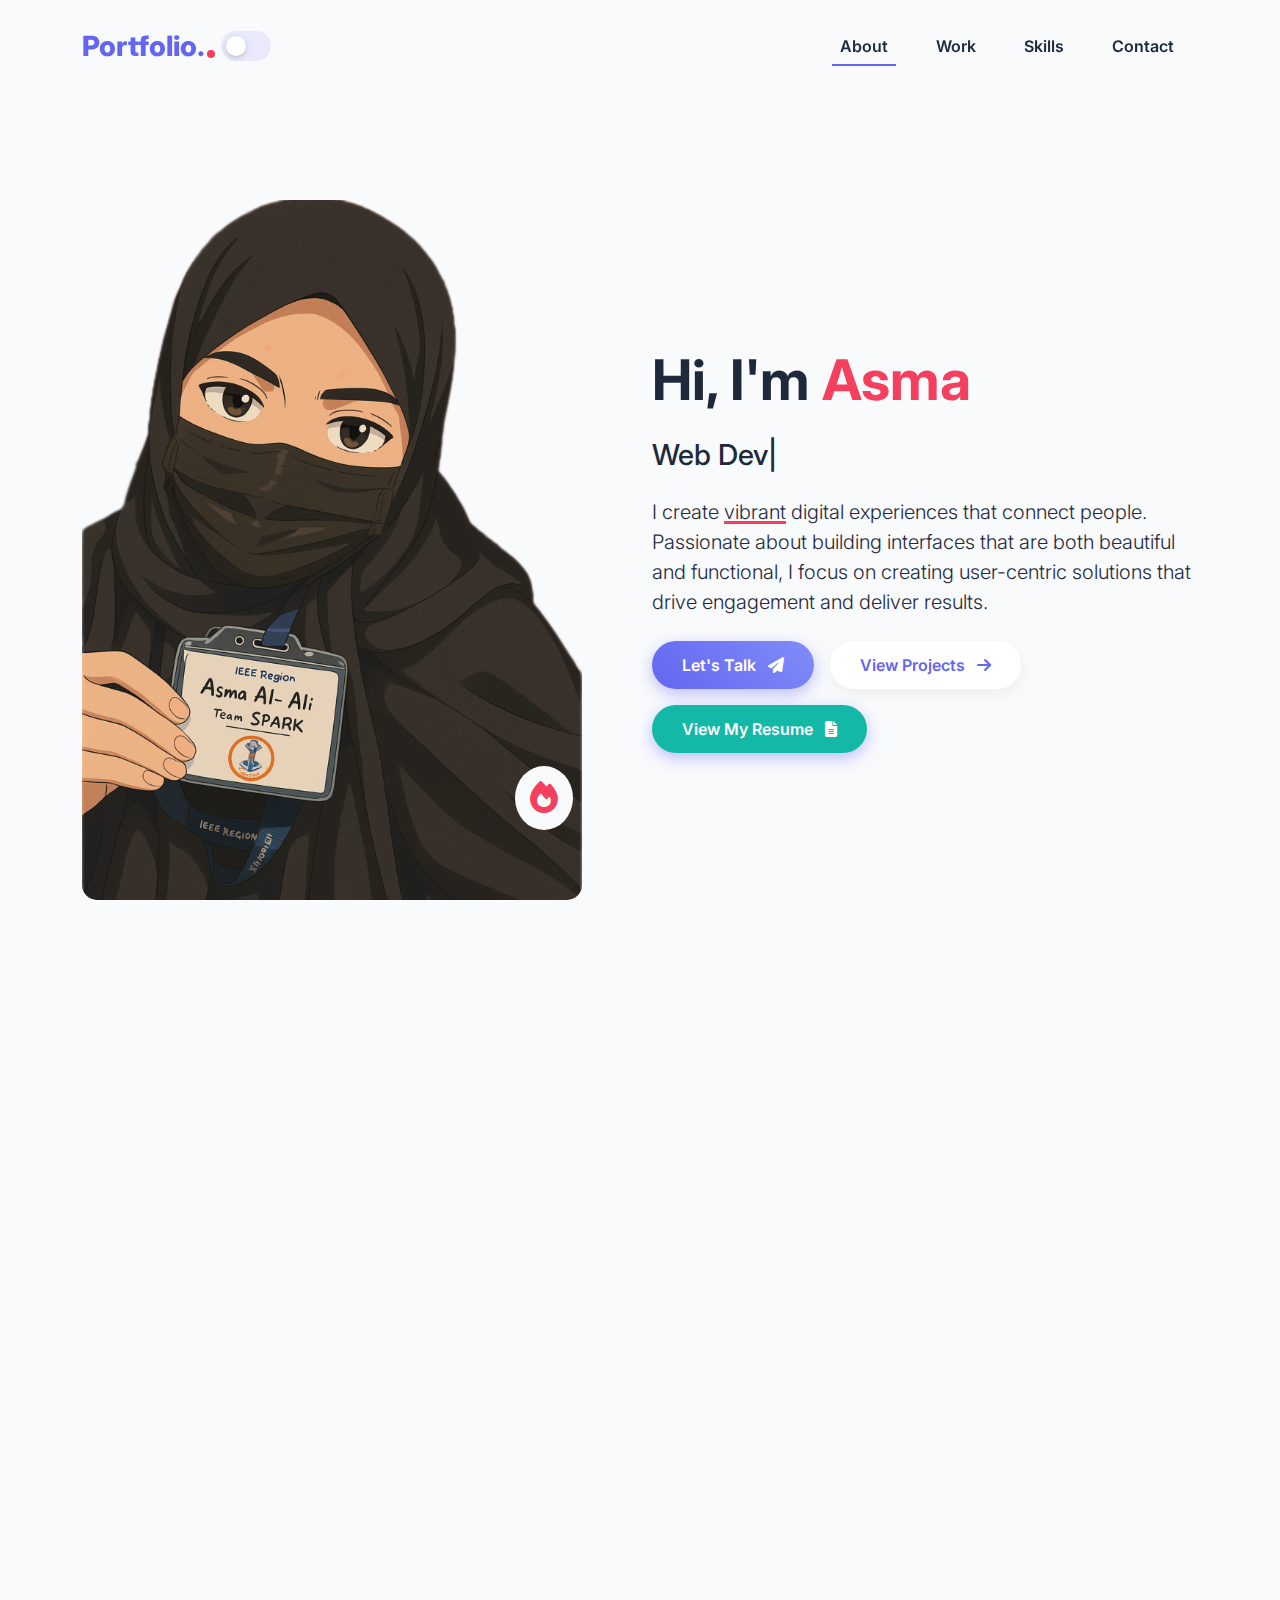
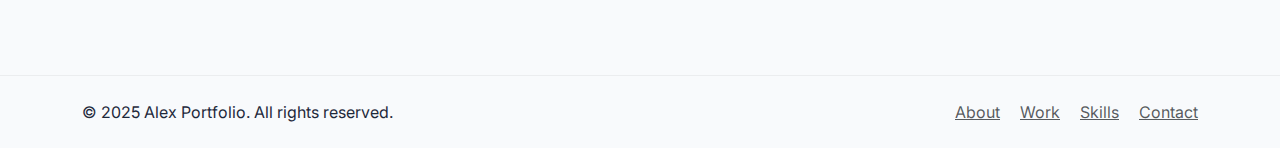
<file: index.html>
<!DOCTYPE html>
<html lang="en">
<head>
  <meta charset="UTF-8">
  <meta name="viewport" content="width=device-width, initial-scale=1.0">
  <title>Asma | Frontend Developer & UI/UX Designer</title>
  <meta name="description" content="Asma - Frontend Developer and UI/UX Designer specializing in creating vibrant digital experiences that connect people">
  <link rel="preconnect" href="https://fonts.googleapis.com">
  <link rel="preconnect" href="https://fonts.gstatic.com" crossorigin>
  <link href="https://fonts.googleapis.com/css2?family=Inter:wght@400;500;600;700;800&display=swap" rel="stylesheet">
  <link href="https://cdn.jsdelivr.net/npm/bootstrap@5.3.0-alpha1/dist/css/bootstrap.min.css" rel="stylesheet">
  <link rel="stylesheet" href="https://cdnjs.cloudflare.com/ajax/libs/font-awesome/6.1.1/css/all.min.css">
  <link rel="stylesheet" href="cssproto.css">
</head>
<body>
  <!-- Preloader -->
  <div class="preloader">
    <div class="loader"></div>
  </div>

  <!-- Navbar -->
  <nav class="navbar navbar-expand-lg navbar-light fixed-top bg-transparent">
    <div class="container">
      <a class="navbar-brand" href="#home"><span>Portfolio.</span></a>
      <div class="theme-toggle ms-auto me-3" id="themeToggle">
        <div class="toggle-circle"></div>
      </div>
      <button class="navbar-toggler" type="button" data-bs-toggle="collapse" data-bs-target="#navbarNav"
        aria-controls="navbarNav" aria-expanded="false" aria-label="Toggle navigation">
        <span class="navbar-toggler-icon"></span>
      </button>
      <div class="collapse navbar-collapse" id="navbarNav">
        <ul class="navbar-nav ms-auto">
          <li class="nav-item">
            <a class="nav-link active mx-2" href="#about">About</a>
          </li>
          <li class="nav-item">
            <a class="nav-link mx-2" href="#work">Work</a>
          </li>
          <li class="nav-item">
            <a class="nav-link mx-2" href="#skills">Skills</a>
          </li>
          <!-- <li class="nav-item">
            <a class="nav-link mx-2" href="#testimonials">Testimonials</a>
          </li> -->
          <li class="nav-item">
            <a class="nav-link mx-2" href="#contact">Contact</a>
          </li>
        </ul>
      </div>
    </div>
  </nav>

  <div class="content-container">
    <!-- About Me Section -->
    <section id="about" class="fade-in">
      <div class="container">
        <div class="row align-items-center">
          <div class="col-lg-6 mb-5 mb-lg-0">
            <div class="position-relative">
              <img src="photo-output.PNG" alt="Profile" 
                style="width: 500px; height: 700px; object-fit: cover; border-radius: 15px; transition: transform 0.3s ease;">
              <div class="position-absolute"
                style="bottom: 10%; right: 10%; background: var(--light); padding: 15px; border-radius: 50%; z-index: 1;">
                <i class="fas fa-fire" style="font-size: 2rem; color: var(--accent);"></i>
              </div>
            </div>
          </div>
          <div class="col-lg-6">
            <h1 class="display-4 fw-bold mb-4">
              Hi, I'm <span style="color: var(--accent);">Asma</span>
            </h1>
            <h2 class="mb-4 typing" style="font-size: 1.8rem;" id="typingText">
              Web Developer & UI/UX Designer
            </h2>
            <p class="lead mb-4">
              I create <span
                style="text-decoration: underline; text-decoration-color: var(--accent); text-decoration-thickness: 3px;">vibrant</span>
              digital experiences that connect people.
              Passionate about building interfaces that are both beautiful and functional, I focus on creating user-centric solutions that drive engagement and deliver results.
            </p>
            <div class="d-flex flex-wrap gap-3">
              <a href="#contact" class="custom-btn">Let's Talk <span><i class="fas fa-paper-plane"></i></span></a>
              <a href="#work" class="custom-btn" style="background: white; color: var(--primary); box-shadow: 0 5px 15px rgba(0, 0, 0, 0.05);">
                View Projects <span><i class="fas fa-arrow-right"></i></span>
              </a>
              <a href="AsmaCV's.pdf" target="_blank" class="custom-btn" style="background: var(--secondary); color: white;">
                View My Resume <span><i class="fas fa-file-alt"></i></span>
              </a>
            </div>
          </div>
        </div>
      </div>
    </section>

    <!-- My Work Section -->
    <section id="work" class="bg-alternate fade-in">
      <div class="container">
        <h2 class="section-title mb-5">
          <span class="emoji"><i class="fas fa-briefcase"></i></span>
          My Projects
        </h2>
        <div class="mb-5">
          <button class="filter-btn active" data-filter="all">All</button>
          <!-- <button class="filter-btn" data-filter="web">Web</button>
          <button class="filter-btn" data-filter="ui">UI/UX</button>
          <button class="filter-btn" data-filter="mobile">Mobile</button> -->
        </div>
        <div class="row project-container">
          <!-- Project 1 -->
          <div class="col-lg-6 mb-4 project-item" data-category="smart-systems">
            <div class="custom-card h-100">
              <div class="project-card mb-3">
                <span class="project-category">Smart Systems</span>
                <!-- <img src="https://via.placeholder.com/400x300" alt="Campus Twin System" class="project-img"> -->
                <div class="project-overlay">
                  <div class="text-center text-white">
                    <h5 class="mb-2">View Project</h5>
                    <i class="fas fa-external-link-alt"></i>
                  </div>
                </div>
              </div>
              <div class="d-flex justify-content-between align-items-center">
                <div>
                  <h4>Campus Twin</h4>
                  <p class="text-muted mb-0">Smart monitoring and reporting system for university resources</p>
                </div>
                <a href="Campus Twin (2).pdf" class="btn btn-light rounded-circle" style="width: 40px; height: 40px; display: flex; align-items: center; justify-content: center; box-shadow: 0 3px 10px rgba(0,0,0,0.1);">
                  <i class="fas fa-arrow-right"></i>
                </a>
              </div>
            </div>
          </div>

          <!-- Project 2 -->
          <!-- كُتِب (KUTIB) Project -->
<div class="col-lg-6 mb-4 project-item" data-category="ai-content">
  <div class="custom-card h-100">
    <div class="project-card mb-3">
      <span class="project-category">AI Content Creation</span>
      <!-- <img src="https://via.placeholder.com/400x300" alt="كُتِب (KUTIB) Platform" class="project-img"> -->
      <div class="project-overlay">
        <div class="text-center text-white">
          <h5 class="mb-2">View Project</h5>
          <i class="fas fa-external-link-alt"></i>
        </div>
      </div>
    </div>
    <div class="d-flex justify-content-between align-items-center">
      <div>
        <h4>كُتِب (KUTIB)</h4>
        <p class="text-muted mb-0">AI-powered content creation for e-commerce</p>
      </div>
      <a href="هاكاثون قوقل.pdf" class="btn btn-light rounded-circle" style="width: 40px; height: 40px; display: flex; align-items: center; justify-content: center; box-shadow: 0 3px 10px rgba(0,0,0,0.1);">
        <i class="fas fa-arrow-right"></i>
      </a>
    </div>
  </div>
</div>

          
<!-- Project 5 (PrimeX) -->
<div class="col-lg-6 mb-4 project-item" data-category="mobile">
  <div class="custom-card h-100">
    <div class="project-card mb-3">
      <span class="project-category">Mobile Development</span>
      <!-- <img src="https://via.placeholder.com/400x300" alt="PrimeX App" class="project-img"> -->
      <div class="project-overlay">
        <div class="text-center text-white">
          <h5 class="mb-2">View Project</h5>
          <i class="fas fa-external-link-alt"></i>
        </div>
      </div>
    </div>
    <div class="d-flex justify-content-between align-items-center">
      <div>
        <h4>PrimeX Delivery Solution</h4>
        <p class="text-muted mb-0">Smart logistics app for Amazon delivery associates</p>
      </div>
      <a href="BUSINESS Case 3 (3).pdf" class="btn btn-light rounded-circle"
        style="width: 40px; height: 40px; display: flex; align-items: center; justify-content: center; box-shadow: 0 3px 10px rgba(0,0,0,0.1);">
        <i class="fas fa-arrow-right"></i>
      </a>
    </div>
  </div>
</div>

          <!-- Project 4 -->
          <div class="col-lg-6 mb-4 project-item" data-category="mobile">
            <div class="custom-card h-100">
              <div class="project-card mb-3">
                <span class="project-category">Mobile Development</span>
                <!-- <img src="https://via.placeholder.com/400x300" alt="Find My Bag App" class="project-img"> -->
                <div class="project-overlay">
                  <div class="text-center text-white">
                    <h5 class="mb-2">View Project</h5>
                    <i class="fas fa-external-link-alt"></i>
                  </div>
                </div>
              </div>
              <div class="d-flex justify-content-between align-items-center">
                <div>
                  <h4>Find My Bag</h4>
                  <p class="text-muted mb-0">Luggage tracking solution for Hajj pilgrims</p>
                </div>
                <a href="عرض تحدي الحج والعمرة.pdf" class="btn btn-light rounded-circle"
                  style="width: 40px; height: 40px; display: flex; align-items: center; justify-content: center; box-shadow: 0 3px 10px rgba(0,0,0,0.1);">
                  <i class="fas fa-arrow-right"></i>
                </a>
              </div>
            </div>
          </div>
    </section>

    <!-- Skills Section -->
    <section id="skills" class="fade-in">
      <div class="container">
        <h2 class="section-title mb-5">
          <span class="emoji"><i class="fas fa-code"></i></span>
          My Skills
        </h2>
        <div class="row g-4">
          <!-- Frontend Development -->
          <div class="col-lg-4 col-md-6">
            <div class="custom-card">
              <div class="d-flex align-items-center mb-4">
                <div class="project-icon">
                  <i class="fas fa-laptop-code text-primary"></i>
                </div>
                <h4 class="ms-3 mb-0">Frontend</h4>
              </div>
              <div class="mb-4">
                <div class="d-flex justify-content-between mb-1">
                  <span>HTML/CSS</span>
                  <span>100%</span>
                </div>
                <div class="progress">
                  <div class="progress-bar" role="progressbar" style="width: 100%" aria-valuenow="95" aria-valuemin="0"
                    aria-valuemax="100"></div>
                </div>
              </div>
              <div class="mb-4">
                <div class="d-flex justify-content-between mb-1">
                  <span>JavaScript</span>
                  <span>90%</span>
                </div>
                <div class="progress">
                  <div class="progress-bar" role="progressbar" style="width: 90%" aria-valuenow="90" aria-valuemin="0"
                    aria-valuemax="100"></div>
                </div>
              </div>
              <div class="mb-4">
                <div class="d-flex justify-content-between mb-1">
                  <span>React</span>
                  <span>20%</span>
                </div>
                <div class="progress">
                  <div class="progress-bar" role="progressbar" style="width: 20%" aria-valuenow="85" aria-valuemin="0"
                    aria-valuemax="100"></div>
                </div>
              </div>
              <div>
                <!-- <div class="d-flex justify-content-between mb-1">
                  <span>Vue.js</span>
                  <span>75%</span>
                </div> -->
                <!-- <div class="progress">
                  <div class="progress-bar" role="progressbar" style="width: 75%" aria-valuenow="75" aria-valuemin="0"
                    aria-valuemax="100"></div>
                </div> -->
              </div>
            </div>
          </div>

          <!-- UI/UX Design -->
          <div class="col-lg-4 col-md-6">
            <div class="custom-card">
              <div class="d-flex align-items-center mb-4">
                <div class="project-icon">
                  <i class="fas fa-paint-brush text-primary"></i>
                </div>
                <h4 class="ms-3 mb-0">UI/UX Design</h4>
              </div>
              <div class="mb-4">
                <div class="d-flex justify-content-between mb-1">
                  <span>Figma</span>
                  <span>90%</span>
                </div>
                <div class="progress">
                  <div class="progress-bar" role="progressbar" style="width: 90%" aria-valuenow="90" aria-valuemin="0"
                    aria-valuemax="100"></div>
                </div>
              </div>
              <div class="mb-4">
                <div class="d-flex justify-content-between mb-1">
                  <span>canva</span>
                  <span>85%</span>
                </div>
                <div class="progress">
                  <div class="progress-bar" role="progressbar" style="width: 85%" aria-valuenow="85" aria-valuemin="0"
                    aria-valuemax="100"></div>
                </div>
              </div>
              <div class="mb-4">
                <div class="d-flex justify-content-between mb-1">
                  <span>Photoshop</span>
                  <span>30%</span>
                </div>
                <div class="progress">
                  <div class="progress-bar" role="progressbar" style="width: 30%" aria-valuenow="80" aria-valuemin="0"
                    aria-valuemax="100"></div>
                </div>
              </div>
              <div>
                <!-- <div class="d-flex justify-content-between mb-1">
                  <span>Illustrator</span>
                  <span>75%</span>
                </div>
                <div class="progress">
                  <div class="progress-bar" role="progressbar" style="width: 75%" aria-valuenow="75" aria-valuemin="0"
                    aria-valuemax="100"></div>
                </div> -->
              </div>
            </div>
          </div>

          <!-- Backend Skills -->
          <div class="col-lg-4 col-md-6">
            <div class="custom-card">
              <div class="d-flex align-items-center mb-4">
                <div class="project-icon">
                  <i class="fas fa-server text-primary"></i>
                </div>
                <h4 class="ms-3 mb-0">Backend</h4>
              </div>
              <div class="mb-4">
                <div class="d-flex justify-content-between mb-1">
                  <span>C++</span>
                  <span>80%</span>
                </div>
                <div class="progress">
                  <div class="progress-bar" role="progressbar" style="width: 80%" aria-valuenow="80" aria-valuemin="0"
                    aria-valuemax="100"></div>
                </div>
              </div>
              <div class="mb-4">
                <div class="d-flex justify-content-between mb-1">
                  <span>Java</span>
                  <span>90%</span>
                </div>
                <div class="progress">
                  <div class="progress-bar" role="progressbar" style="width: 90%" aria-valuenow="75" aria-valuemin="0"
                    aria-valuemax="100"></div>
                </div>
              </div>
              <div class="mb-4">
                <div class="d-flex justify-content-between mb-1">
                  <span>SQL</span>
                  <span>70%</span>
                </div>
                <div class="progress">
                  <div class="progress-bar" role="progressbar" style="width: 70%" aria-valuenow="70" aria-valuemin="0"
                    aria-valuemax="100"></div>
                </div>
              </div>
              <div>
                <div class="d-flex justify-content-between mb-1">
                  <span>PHP</span>
                  <span>85%</span>
                </div>
                <div class="progress">
                  <div class="progress-bar" role="progressbar" style="width: 85%" aria-valuenow="85" aria-valuemin="0"
                    aria-valuemax="100"></div>
                </div>
              </div>
            </div>
          </div>
        </div>
      </div>
    </section>

    <!-- Testimonials Section
    <section id="testimonials" class="bg-alternate fade-in">
      <div class="container">
        <h2 class="section-title mb-5">
          <span class="emoji"><i class="fas fa-comment-dots"></i></span>
          Testimonials
        </h2>
        <div class="row">
          <div class="col-md-6 mb-4">
            <div class="testimonial-card">
              <p class="mb-4">
                "Alex created a stunning website for our business that perfectly captures our brand's essence. The attention to detail and user experience is exceptional."
              </p>
              <div class="d-flex align-items-center">
                <img src="https://via.placeholder.com/60x60" alt="Client" class="client-image">
                <div class="ms-3">
                  <h5 class="mb-0">Sarah Johnson</h5>
                  <p class="text-muted mb-0">CEO at TechStart</p>
                </div>
              </div>
            </div>
          </div>
          <div class="col-md-6 mb-4">
            <div class="testimonial-card">
              <p class="mb-4">
                "Working with Alex was a breeze. They understood our requirements immediately and delivered a product that exceeded our expectations. I would highly recommend their services."
              </p>
              <div class="d-flex align-items-center">
                <img src="https://via.placeholder.com/60x60" alt="Client" class="client-image">
                <div class="ms-3">
                  <h5 class="mb-0">David Chen</h5>
                  <p class="text-muted mb-0">Founder of DesignLab</p>
                </div>
              </div>
            </div>
          </div>
          <div class="col-md-6 mb-4">
            <div class="testimonial-card">
              <p class="mb-4">
                "Alex's creative thinking and problem-solving abilities made our app development process smooth and efficient. The final product is both visually appealing and highly functional."
              </p>
              <div class="d-flex align-items-center">
                <img src="https://via.placeholder.com/60x60" alt="Client" class="client-image">
                <div class="ms-3">
                  <h5 class="mb-0">Emily Roberts</h5>
                  <p class="text-muted mb-0">Marketing Director</p>
                </div>
              </div>
            </div>
          </div>
          <div class="col-md-6 mb-4">
            <div class="testimonial-card">
              <p class="mb-4">
                "I've worked with many developers, but Alex stands out for their ability to combine technical expertise with artistic vision. They delivered our project on time and on budget."
              </p>
              <div class="d-flex align-items-center">
                <img src="https://via.placeholder.com/60x60" alt="Client" class="client-image">
                <div class="ms-3">
                  <h5 class="mb-0">Michael Thompson</h5>
                  <p class="text-muted mb-0">Product Manager</p>
                </div>
              </div>
            </div>
          </div>
        </div>
      </div>
    </section> -->

    <!-- Contact Section -->
    <section id="contact" class="fade-in">
      <div class="container">
        <h2 class="section-title mb-5">
          <span class="emoji"><i class="fas fa-envelope"></i></span>
          Get In Touch
        </h2>
        <div class="row gy-4">
          <div class="col-lg-5 mb-5 mb-lg-0">
            <div class="mb-5">
              <p class="lead mb-4">Let's create something amazing together. Feel free to contact me for any project or collaboration.</p>
              <div class="d-flex contact-item align-items-center mb-3">
                <div class="contact-icon">
                  <i class="fas fa-envelope"></i>
                </div>
                <div>
                  <h5 class="mb-0">Email</h5>
                  <p class="mb-0 text-muted">asmaa.alsakkaf@gmail.com</p>
                </div>
              </div>
              <div class="d-flex contact-item align-items-center mb-3">
                <div class="contact-icon">
                  <i class="fas fa-phone"></i>
                </div>
                <div>
                  <h5 class="mb-0">Phone</h5>
                  <p class="mb-0 text-muted">+966 54 024 7573</p>
                </div>
              </div>
              <div class="d-flex contact-item align-items-center mb-4">
                <div class="contact-icon">
                  <i class="fas fa-map-marker-alt"></i>
                </div>
                <div>
                  <h5 class="mb-0">Location</h5>
                  <p class="mb-0 text-muted">Jeddah, Saudi Arabia</p>
                </div>
              </div>
            </div>
            <div>
              <h5 class="mb-3">Follow Me</h5>
              <div>
                <a href="https://x.com/devAsma0" class="social-icon"><i class="fab fa-twitter"></i></a>
                <!-- <a href="#" class="social-icon"><i class="fab fa-github"></i></a> -->
                <a href="https://www.linkedin.com/in/asma-alsakkaf-aa2baa251?utm_source=share&utm_campaign=share_via&utm_content=profile&utm_medium=ios_app" class="social-icon"><i class="fab fa-linkedin-in"></i></a>
              </div>
            </div>
          </div>
          <div class="col-lg-7">
            <div class="custom-card">
              <h3 class="mb-4">Send Me a Message</h3>
              <form>
                <div class="row">
                  <div class="col-md-6 mb-3">
                    <input type="text" class="form-control" placeholder="Your Name">
                  </div>
                  <div class="col-md-6 mb-3">
                    <input type="email" class="form-control" placeholder="Your Email">
                  </div>
                </div>
                <div class="mb-3">
                  <input type="text" class="form-control" placeholder="Subject">
                </div>
                <div class="mb-4">
                  <textarea class="form-control" rows="5" placeholder="Your Message"></textarea>
                </div>
                <button type="submit" class="custom-btn">Send Message <span><i class="fas fa-paper-plane"></i></span></button>
              </form>
            </div>
          </div>
        </div>
      </div>
    </section>

    <!-- Footer -->
    <footer class="footer py-4">
      <div class="container">
        <div class="d-flex flex-column flex-md-row justify-content-between align-items-center">
          <p class="mb-3 mb-md-0">&copy; 2025 Alex Portfolio. All rights reserved.</p>
          <div>
            <a href="#about" class="text-muted me-3">About</a>
            <a href="#work" class="text-muted me-3">Work</a>
            <a href="#skills" class="text-muted me-3">Skills</a>
            <a href="#contact" class="text-muted">Contact</a>
          </div>
        </div>
      </div>
    </footer>

    <!-- Back to Top Button -->
    <div class="back-to-top">
      <i class="fas fa-arrow-up"></i>
    </div>
  </div>

  <!-- Scripts -->
  <script src="https://cdn.jsdelivr.net/npm/bootstrap@5.3.0-alpha1/dist/js/bootstrap.bundle.min.js"></script>
  <script>
    // Preloader
    window.addEventListener('load', function() {
      document.querySelector('.preloader').classList.add('fade-out');
      setTimeout(function() {
        document.querySelector('.preloader').style.display = 'none';
      }, 500);
    });

    // Navbar Scroll Effect
    window.addEventListener('scroll', function() {
      const navbar = document.querySelector('.navbar');
      if (window.scrollY > 50) {
        navbar.classList.add('scrolled');
      } else {
        navbar.classList.remove('scrolled');
      }
    });

    // Scroll to section
    document.querySelectorAll('a[href^="#"]').forEach(anchor => {
      anchor.addEventListener('click', function(e) {
        e.preventDefault();
        const targetId = this.getAttribute('href');
        if (targetId === '#') return;
        
        const targetElement = document.querySelector(targetId);
        if (targetElement) {
          window.scrollTo({
            top: targetElement.offsetTop - 90,
            behavior: 'smooth'
          });
        }
        
        // Close navbar on mobile
        const navbarToggler = document.querySelector('.navbar-toggler');
        const navbarCollapse = document.querySelector('.navbar-collapse');
        if (navbarCollapse.classList.contains('show')) {
          navbarToggler.click();
        }
      });
    });

    // Active nav links
    const sections = document.querySelectorAll('section');
    const navLinks = document.querySelectorAll('.nav-link');

    window.addEventListener('scroll', () => {
      let current = '';
      const offset = 200;

      sections.forEach(section => {
        const sectionTop = section.offsetTop - offset;
        const sectionHeight = section.offsetHeight;
        if (window.scrollY >= sectionTop && window.scrollY < sectionTop + sectionHeight) {
          current = section.getAttribute('id');
        }
      });

      navLinks.forEach(link => {
        link.classList.remove('active');
        if (link.getAttribute('href') === `#${current}`) {
          link.classList.add('active');
        }
      });
    });

    // Project Filter
    const filterBtns = document.querySelectorAll('.filter-btn');
    const projectItems = document.querySelectorAll('.project-item');

    filterBtns.forEach(btn => {
      btn.addEventListener('click', () => {
        // Active button
        filterBtns.forEach(b => b.classList.remove('active'));
        btn.classList.add('active');

        // Filter projects
        const filterValue = btn.getAttribute('data-filter');
        
        projectItems.forEach(item => {
          if (filterValue === 'all' || item.getAttribute('data-category') === filterValue) {
            item.style.display = 'block';
          } else {
            item.style.display = 'none';
          }
        });
      });
    });

    // Scroll Animation
    const fadeInElements = document.querySelectorAll('.fade-in');
    const observer = new IntersectionObserver(entries => {
      entries.forEach(entry => {
        if (entry.isIntersecting) {
          entry.target.classList.add('appear');
        }
      });
    }, { threshold: 0.1 });

    fadeInElements.forEach(element => {
      observer.observe(element);
    });

    // Back to top button
    const backToTopBtn = document.querySelector('.back-to-top');
    
    window.addEventListener('scroll', () => {
      if (window.scrollY > 300) {
        backToTopBtn.classList.add('visible');
      } else {
        backToTopBtn.classList.remove('visible');
      }
    });
    
    backToTopBtn.addEventListener('click', () => {
      window.scrollTo({
        top: 0,
        behavior: 'smooth'
      });
    });

    // Dark Mode Toggle
    const themeToggle = document.getElementById('themeToggle');
    const body = document.body;
    
    // Check for saved theme preference
    if (localStorage.getItem('dark-mode') === 'true') {
      body.classList.add('dark-mode');
      themeToggle.classList.add('dark');
    }
    
    themeToggle.addEventListener('click', () => {
      body.classList.toggle('dark-mode');
      themeToggle.classList.toggle('dark');
      
      // Save preference
      localStorage.setItem('dark-mode', body.classList.contains('dark-mode'));
    });

    // Typing Animation
    const typingElement = document.getElementById('typingText');
    const textToType = typingElement.textContent.trim();
    typingElement.textContent = '';
    
    let i = 0;
    const typingInterval = setInterval(() => {
      if (i < textToType.length) {
        typingElement.textContent += textToType.charAt(i);
        i++;
      } else {
        clearInterval(typingInterval);
        typingElement.classList.remove('typing');
      }
    }, 100);
  </script>
</body>
</html>
</file>
<file: cssproto.css>
:root {
      --primary: #6366f1;
      --primary-light: #818cf8;
      --primary-dark: #4f46e5;
      --secondary: #14b8a6;
      --accent: #f43f5e;
      --dark: #1e293b;
      --light: #f8fafc;
      --gray: #64748b;
      --card-bg: rgba(255, 255, 255, 0.95);
      --card-shadow: 0 10px 30px rgba(0, 0, 0, 0.08);
      --transition: all 0.3s ease;
    }

    body {
      font-family: 'Inter', sans-serif;
      color: var(--dark);
      background-color: var(--light);
      overflow-x: hidden;
      scroll-behavior: smooth;
    }

    /* Global Styles */
    section {
      padding: 120px 0;
      position: relative;
      overflow: hidden;
    }

    @media (max-width: 768px) {
      section {
        padding: 80px 0;
      }
    }

    .bg-alternate {
      background: linear-gradient(180deg, rgba(99, 102, 241, 0.03) 0%, rgba(99, 102, 241, 0.06) 100%);
    }

    .section-title {
      font-weight: 800;
      position: relative;
      margin-bottom: 3rem;
      display: inline-block;
    }

    .section-title::after {
      content: "";
      position: absolute;
      bottom: -10px;
      left: 0;
      width: 80px;
      height: 4px;
      background: var(--accent);
      border-radius: 10px;
    }

    .blur-circle {
      display: none;
    }

    .emoji {
      display: inline-block;
      margin-right: 10px;
      background: white;
      width: 40px;
      height: 40px;
      line-height: 40px;
      text-align: center;
      border-radius: 50%;
      box-shadow: var(--card-shadow);
    }

    /* Navbar Styles */
    .navbar {
      padding: 20px 0;
      transition: var(--transition);
      z-index: 1000;
    }

    .navbar.scrolled {
      background-color: rgba(255, 255, 255, 0.98) !important;
      box-shadow: 0 5px 20px rgba(0, 0, 0, 0.08);
      padding: 15px 0;
      backdrop-filter: blur(10px);
    }

    .navbar-brand {
      font-weight: 800;
      font-size: 28px;
      color: var(--primary) !important;
    }

    .navbar-brand span {
      position: relative;
    }

    .navbar-brand span::after {
      content: "";
      position: absolute;
      width: 8px;
      height: 8px;
      background: var(--accent);
      border-radius: 50%;
      bottom: 5px;
      right: -10px;
    }

    .nav-link {
      font-weight: 600;
      color: var(--dark) !important;
      position: relative;
      transition: var(--transition);
      padding: 0.5rem 1rem !important;
    }

    .nav-link::after {
      content: "";
      position: absolute;
      width: 0;
      height: 2px;
      background: var(--primary);
      bottom: 0;
      left: 50%;
      transform: translateX(-50%);
      transition: width 0.3s;
    }

    .nav-link:hover::after,
    .nav-link.active::after {
      width: 80%;
    }

    .nav-link:hover {
      color: var(--primary) !important;
    }

    /* Content Styles */
    .content-container {
      padding-top: 80px;
    }

    /* Button Styles */
    .custom-btn {
      background: linear-gradient(45deg, var(--primary), var(--primary-light));
      color: white;
      border: none;
      padding: 12px 30px;
      border-radius: 50px;
      font-weight: 600;
      display: inline-block;
      text-decoration: none;
      box-shadow: 0 5px 15px rgba(99, 102, 241, 0.4);
      transition: var(--transition);
      position: relative;
      overflow: hidden;
      z-index: 1;
    }

    .custom-btn::before {
      content: "";
      position: absolute;
      top: 0;
      left: -100%;
      width: 100%;
      height: 100%;
      background: linear-gradient(45deg, var(--primary-dark), var(--primary));
      transition: var(--transition);
      z-index: -1;
    }

    .custom-btn:hover {
      color: white;
      transform: translateY(-3px);
      box-shadow: 0 8px 20px rgba(99, 102, 241, 0.5);
    }

    .custom-btn:hover::before {
      left: 0;
    }

    .custom-btn span {
      margin-left: 8px;
      transition: transform 0.3s ease;
    }

    .custom-btn:hover span {
      transform: translateX(3px);
    }

    .filter-btn {
      background: transparent;
      border: none;
      padding: 8px 18px;
      margin: 0 5px 10px 0;
      border-radius: 50px;
      font-weight: 600;
      color: var(--gray);
      transition: var(--transition);
      position: relative;
    }

    .filter-btn.active, .filter-btn:hover {
      color: var(--primary);
      background: rgba(99, 102, 241, 0.1);
    }

    /* Card Styles */
    .custom-card {
      background: var(--card-bg);
      border-radius: 16px;
      padding: 30px;
      box-shadow: var(--card-shadow);
      transition: var(--transition);
      height: 100%;
      border: 1px solid rgba(0, 0, 0, 0.03);
    }

    .custom-card:hover {
      transform: translateY(-5px);
      box-shadow: 0 15px 40px rgba(0, 0, 0, 0.12);
    }

    /* Progress Bar Styles */
    .progress {
      height: 8px;
      border-radius: 10px;
      background-color: rgba(99, 102, 241, 0.1);
      overflow: visible;
    }

    .progress-bar {
      background: linear-gradient(45deg, var(--primary), var(--secondary));
      border-radius: 10px;
      position: relative;
      transition: width 1.5s ease-in-out;
    }

    .progress-bar::after {
      content: "";
      position: absolute;
      right: 0;
      top: -4px;
      width: 16px;
      height: 16px;
      background: white;
      border: 3px solid var(--primary);
      border-radius: 50%;
    }

    /* About Section Styles */
    #about img {
      transition: var(--transition);
      filter: saturate(1.1);
    }

    #about img:hover {
      transform: scale(1.03);
    }

    .stats-item {
      transition: var(--transition);
    }

    .stats-item:hover {
      transform: translateY(-5px);
    }

    /* Work Section Styles */
    .project-icon {
      background: white;
      width: 40px;
      height: 40px;
      display: flex;
      align-items: center;
      justify-content: center;
      border-radius: 50%;
      box-shadow: 0 3px 10px rgba(0,0,0,0.1);
    }

    .project-card {
      position: relative;
      overflow: hidden;
      border-radius: 10px;
    }

    .project-img {
      transition: transform 0.5s ease;
      height: 200px;
      object-fit: cover;
      width: 100%;
    }

    .project-overlay {
      position: absolute;
      top: 0;
      left: 0;
      width: 100%;
      height: 100%;
      background: rgba(99, 102, 241, 0.85);
      display: flex;
      align-items: center;
      justify-content: center;
      opacity: 0;
      transition: var(--transition);
      border-radius: 10px;
    }

    .project-card:hover .project-overlay {
      opacity: 1;
    }

    .project-card:hover .project-img {
      transform: scale(1.1);
    }

    .project-category {
      position: absolute;
      top: 15px;
      left: 15px;
      background: rgba(255, 255, 255, 0.9);
      padding: 5px 15px;
      border-radius: 30px;
      font-size: 0.8rem;
      font-weight: 600;
      color: var(--primary);
    }

    /* Contact Section Styles */
    .contact-icon {
      background: rgba(99, 102, 241, 0.1);
      width: 50px;
      height: 50px;
      display: flex;
      align-items: center;
      justify-content: center;
      border-radius: 50%;
      margin-right: 15px;
      color: var(--primary);
      font-size: 1.2rem;
      transition: var(--transition);
    }

    .contact-item:hover .contact-icon {
      background: var(--primary);
      color: white;
      transform: scale(1.1);
    }

    .social-icon {
      display: inline-flex;
      align-items: center;
      justify-content: center;
      width: 45px;
      height: 45px;
      background: white;
      border-radius: 50%;
      margin-right: 10px;
      box-shadow: 0 5px 15px rgba(0, 0, 0, 0.07);
      transition: var(--transition);
      text-decoration: none;
      color: var(--dark);
    }

    .social-icon:hover {
      transform: translateY(-3px);
      box-shadow: 0 8px 20px rgba(0, 0, 0, 0.1);
      background: var(--primary);
      color: white;
    }

    .form-control {
      border: none;
      background: rgba(99, 102, 241, 0.05);
      padding: 15px 20px;
      border-radius: 10px;
      transition: var(--transition);
    }

    .form-control:focus {
      box-shadow: none;
      background: white;
      border: 1px solid var(--primary-light);
    }

    /* Footer Styles */
    .footer {
      background: var(--light);
      border-top: 1px solid rgba(0, 0, 0, 0.05);
    }

    /* Animation Styles */
    .fade-in {
      opacity: 0;
      transform: translateY(20px);
      transition: opacity 0.8s ease, transform 0.8s ease;
    }

    .fade-in.appear {
      opacity: 1;
      transform: translateY(0);
    }

    /* Stats Counter */
    .stats-counter {
      font-weight: 800;
      font-size: 3rem;
      margin-bottom: 0.5rem;
      display: inline-block;
      position: relative;
    }

    /* Dark Mode Toggle */
    .theme-toggle {
      cursor: pointer;
      width: 50px;
      margin-left: 10px;
      padding: 5px;
      border-radius: 30px;
      background: rgba(99, 102, 241, 0.1);
      display: flex;
      justify-content: flex-start;
      align-items: center;
      position: relative;
      transition: var(--transition);
    }

    .theme-toggle.dark {
      background: var(--primary);
      justify-content: flex-end;
    }

    .toggle-circle {
      width: 20px;
      height: 20px;
      background: white;
      border-radius: 50%;
      box-shadow: 0 2px 5px rgba(0,0,0,0.2);
    }

    /* Dark Mode Styles */
    body.dark-mode {
      background-color: #121212;
      color: #e6e6e6;
    }

    body.dark-mode .navbar.scrolled {
      background-color: rgba(18, 18, 18, 0.95) !important;
    }

    body.dark-mode .custom-card {
      background: rgba(30, 30, 30, 0.95);
      box-shadow: 0 10px 30px rgba(0, 0, 0, 0.2);
      border-color: rgba(255, 255, 255, 0.03);
    }

    body.dark-mode .nav-link,
    body.dark-mode .footer,
    body.dark-mode .text-muted {
      color: #adb5bd !important;
    }

    body.dark-mode .bg-alternate {
      background: linear-gradient(180deg, rgba(99, 102, 241, 0.1) 0%, rgba(99, 102, 241, 0.05) 100%);
    }

    body.dark-mode .social-icon {
      background: #2d2d2d;
      color: #e6e6e6;
    }

    body.dark-mode .form-control {
      background: rgba(255, 255, 255, 0.1);
      color: #e6e6e6;
    }

    body.dark-mode .form-control::placeholder {
      color: #adb5bd;
    }

    /* Back to Top Button */
    .back-to-top {
      position: fixed;
      bottom: 30px;
      right: 30px;
      width: 50px;
      height: 50px;
      background: var(--primary);
      color: white;
      border-radius: 50%;
      display: flex;
      align-items: center;
      justify-content: center;
      cursor: pointer;
      opacity: 0;
      visibility: hidden;
      transition: var(--transition);
      z-index: 99;
      box-shadow: 0 5px 15px rgba(0, 0, 0, 0.15);
    }

    .back-to-top.visible {
      opacity: 1;
      visibility: visible;
    }

    .back-to-top:hover {
      background: var(--primary-dark);
      transform: translateY(-3px);
    }

    /* Preloader */
    .preloader {
      position: fixed;
      top: 0;
      left: 0;
      width: 100%;
      height: 100%;
      background: var(--light);
      display: flex;
      justify-content: center;
      align-items: center;
      z-index: 9999;
      transition: opacity 0.5s ease, visibility 0.5s ease;
    }

    body.dark-mode .preloader {
      background: #121212;
    }

    .preloader.fade-out {
      opacity: 0;
      visibility: hidden;
    }

    .loader {
      width: 50px;
      height: 50px;
      border: 3px solid rgba(99, 102, 241, 0.3);
      border-radius: 50%;
      border-top-color: var(--primary);
      animation: spin 1s linear infinite;
    }

    @keyframes spin {
      to {
        transform: rotate(360deg);
      }
    }

    /* Testimonials Section */
    .testimonial-card {
      padding: 30px;
      border-radius: 16px;
      background: linear-gradient(145deg, #ffffff, #f0f0f0);
      box-shadow: 10px 10px 20px #d1d1d1, -10px -10px 20px #ffffff;
      position: relative;
    }

    body.dark-mode .testimonial-card {
      background: linear-gradient(145deg, #222222, #1c1c1c);
      box-shadow: 10px 10px 20px rgba(0, 0, 0, 0.25), -10px -10px 20px rgba(50, 50, 50, 0.25);
    }

    .testimonial-card::before {
      content: '\201C';
      position: absolute;
      top: 20px;
      left: 20px;
      font-size: 80px;
      color: rgba(99, 102, 241, 0.1);
      font-family: Georgia, serif;
      line-height: 1;
    }

    .client-image {
      width: 60px;
      height: 60px;
      border-radius: 50%;
      object-fit: cover;
      border: 3px solid var(--primary);
    }

    .swiper-pagination-bullet-active {
      background: var(--primary) !important;
    }

    /* Typing Animation */
    .typing::after {
      content: '|';
      animation: blink 1s infinite;
    }

    @keyframes blink {
      0%, 100% { opacity: 1; }
      50% { opacity: 0; }
    }

    /* Responsive Adjustments */
    @media (max-width: 992px) {
      .navbar-collapse {
        background: var(--card-bg);
        border-radius: 10px;
        padding: 15px;
        box-shadow: var(--card-shadow);
        margin-top: 10px;
      }
      
      body.dark-mode .navbar-collapse {
        background: rgba(30, 30, 30, 0.95);
      }
    }

    @media (max-width: 768px) {
      .section-title {
        margin-bottom: 2rem;
      }

      .custom-card {
        padding: 20px;
      }

      .section-divider {
        height: 50px;
      }
      
      .divider-wave svg {
        height: 40px;
      }

      .stats-counter {
        font-size: 2.5rem;
      }
      
    }

    @media (max-width: 576px) {
      .navbar-brand {
        font-size: 24px;
      }

      /* section {
        padding: 60px 0;
      } */

      .section-divider {
        height: 50px;
      }
      
      .divider-wave svg {
        height: 40px;
      }
      
      .custom-btn {
        padding: 10px 25px;
      }
    }
</file>
